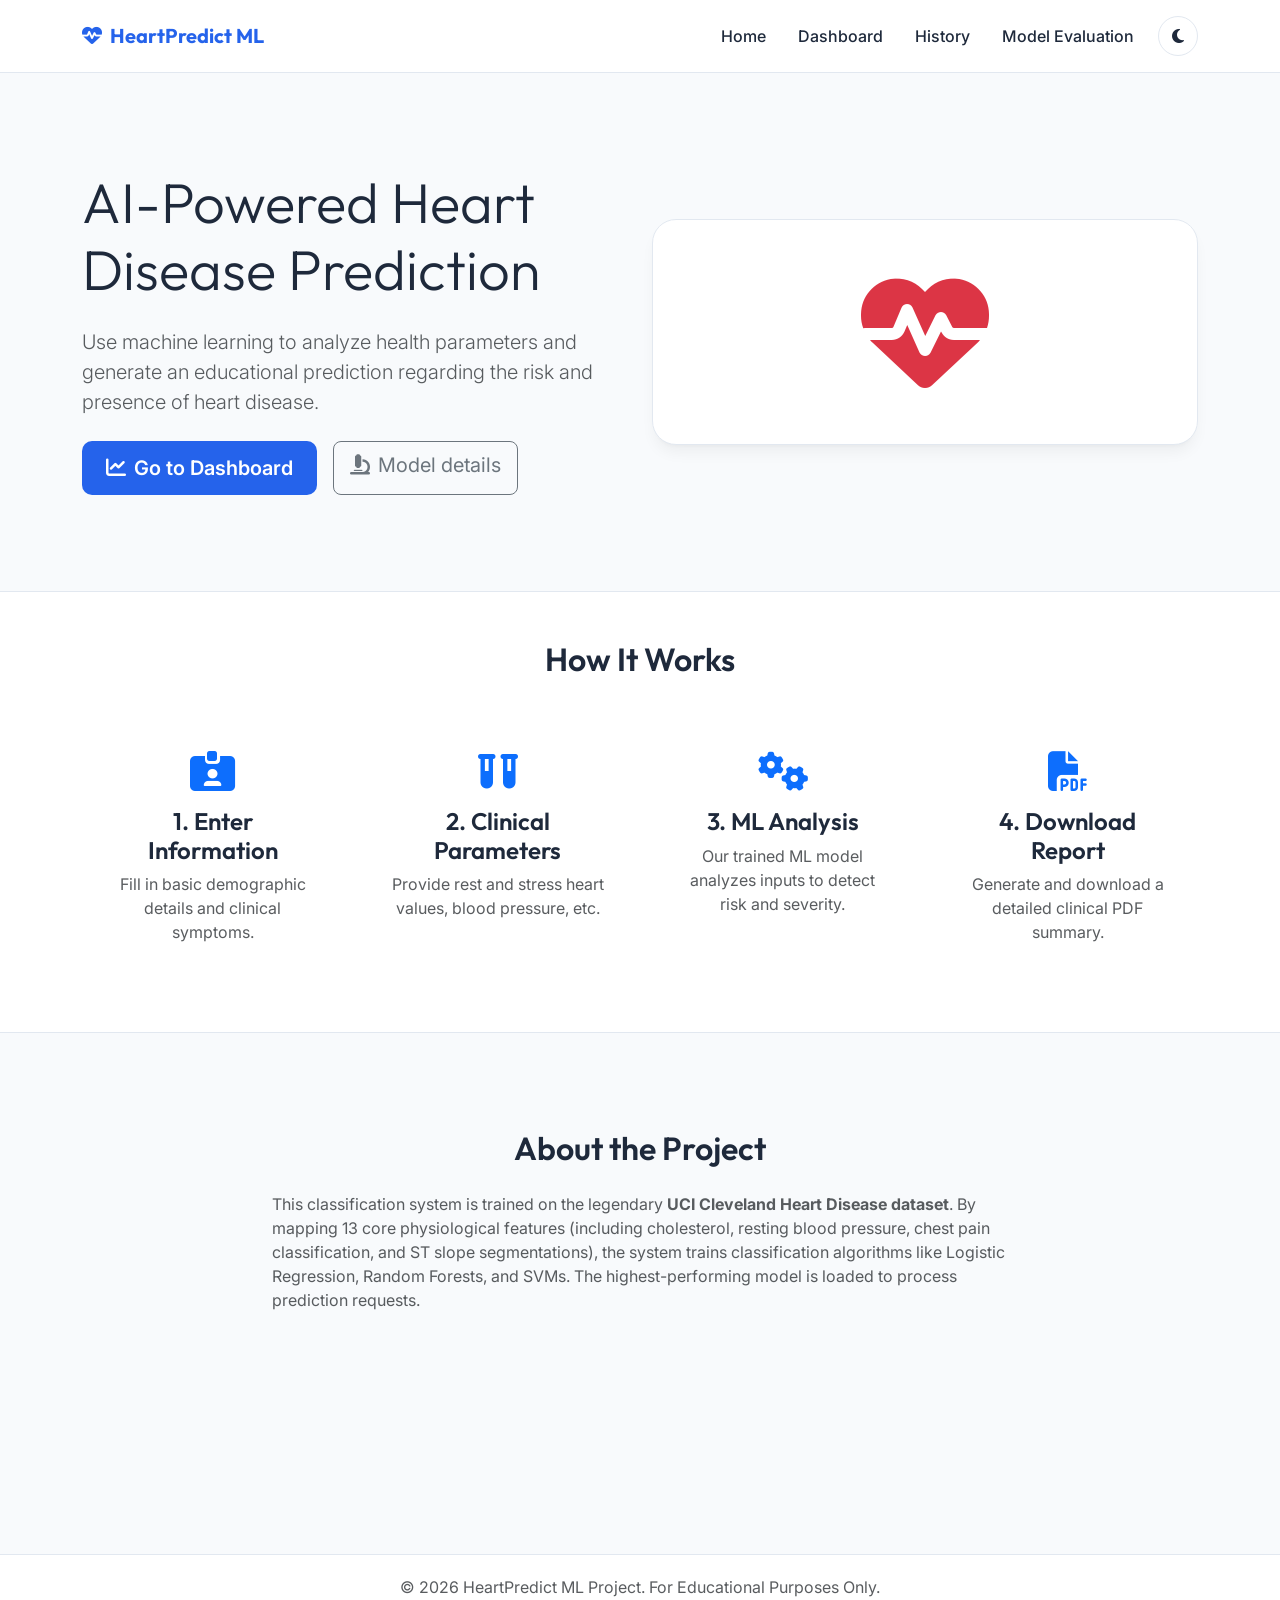
<file: frontend/index.html>
<!DOCTYPE html>
<html lang="en" data-theme="light">
<head>
    <meta charset="UTF-8">
    <meta name="viewport" content="width=device-width, initial-scale=1.0">
    <title>Heart Disease Prediction - Home</title>
    <!-- Bootstrap CSS -->
    <link href="https://cdn.jsdelivr.net/npm/bootstrap@5.3.0/dist/css/bootstrap.min.css" rel="stylesheet">
    <!-- FontAwesome for icons -->
    <link href="https://cdnjs.cloudflare.com/ajax/libs/font-awesome/6.4.0/css/all.min.css" rel="stylesheet">
    <link rel="stylesheet" href="css/style.css">
</head>
<body>

    <!-- Navbar -->
    <nav class="navbar navbar-expand-lg navbar-custom py-3">
        <div class="container">
            <a class="navbar-brand" href="/"><i class="fas fa-heartbeat me-2"></i>HeartPredict ML</a>
            <button class="navbar-toggler" type="button" data-bs-toggle="collapse" data-bs-target="#navbarNav">
                <span class="navbar-toggler-icon"></span>
            </button>
            <div class="collapse navbar-collapse" id="navbarNav">
                <ul class="navbar-nav ms-auto align-items-center">
                    <li class="nav-item"><a class="nav-link mx-2" href="/">Home</a></li>
                    <li class="nav-item"><a class="nav-link mx-2" href="/dashboard">Dashboard</a></li>
                    <li class="nav-item"><a class="nav-link mx-2" href="/history">History</a></li>
                    <li class="nav-item"><a class="nav-link mx-2" href="/evaluation">Model Evaluation</a></li>
                    <li class="nav-item ms-2">
                        <button class="theme-toggle-btn" id="theme-toggle">
                            <i id="theme-icon" class="fas fa-moon"></i>
                        </button>
                    </li>
                </ul>
            </div>
        </div>
    </nav>

    <!-- Hero Section -->
    <section class="container py-5 my-5 fade-in">
        <div class="row align-items-center">
            <div class="col-lg-6 mb-5 mb-lg-0">
                <h1 class="display-4 mb-4">AI-Powered Heart Disease Prediction</h1>
                <p class="lead text-muted mb-4">
                    Use machine learning to analyze health parameters and generate an educational prediction regarding the risk and presence of heart disease.
                </p>
                <div class="d-flex gap-3">
                    <a href="/dashboard" class="btn btn-primary-custom btn-lg"><i class="fas fa-chart-line me-2"></i>Go to Dashboard</a>
                    <a href="/evaluation" class="btn btn-outline-secondary btn-lg"><i class="fas fa-microscope me-2"></i>Model details</a>
                </div>
            </div>
            <div class="col-lg-6 text-center">
                <div class="p-5" style="background: var(--bg-card); border: 1px solid var(--border-color); border-radius: 24px; box-shadow: var(--shadow);">
                    <i class="fas fa-heartbeat text-danger" style="font-size: 8rem; animation: pulse 2s infinite;"></i>
                </div>
            </div>
        </div>
    </section>

    <!-- How It Works Section -->
    <section class="py-5" style="background-color: var(--bg-card); border-top: 1px solid var(--border-color); border-bottom: 1px solid var(--border-color);">
        <div class="container">
            <h2 class="text-center mb-5">How It Works</h2>
            <div class="row g-4 text-center">
                <div class="col-md-3">
                    <div class="p-4">
                        <i class="fas fa-id-card-alt text-primary mb-3" style="font-size: 2.5rem;"></i>
                        <h4>1. Enter Information</h4>
                        <p class="text-muted">Fill in basic demographic details and clinical symptoms.</p>
                    </div>
                </div>
                <div class="col-md-3">
                    <div class="p-4">
                        <i class="fas fa-vials text-primary mb-3" style="font-size: 2.5rem;"></i>
                        <h4>2. Clinical Parameters</h4>
                        <p class="text-muted">Provide rest and stress heart values, blood pressure, etc.</p>
                    </div>
                </div>
                <div class="col-md-3">
                    <div class="p-4">
                        <i class="fas fa-cogs text-primary mb-3" style="font-size: 2.5rem;"></i>
                        <h4>3. ML Analysis</h4>
                        <p class="text-muted">Our trained ML model analyzes inputs to detect risk and severity.</p>
                    </div>
                </div>
                <div class="col-md-3">
                    <div class="p-4">
                        <i class="fas fa-file-pdf text-primary mb-3" style="font-size: 2.5rem;"></i>
                        <h4>4. Download Report</h4>
                        <p class="text-muted">Generate and download a detailed clinical PDF summary.</p>
                    </div>
                </div>
            </div>
        </div>
    </section>

    <!-- About Section -->
    <section class="container py-5 my-5">
        <div class="row justify-content-center">
            <div class="col-lg-8">
                <h2 class="text-center mb-4">About the Project</h2>
                <p class="text-muted">
                    This classification system is trained on the legendary <strong>UCI Cleveland Heart Disease dataset</strong>. By mapping 13 core physiological features (including cholesterol, resting blood pressure, chest pain classification, and ST slope segmentations), the system trains classification algorithms like Logistic Regression, Random Forests, and SVMs. The highest-performing model is loaded to process prediction requests.
                </p>
                <div class="alert alert-warning mt-4 border-warning d-flex align-items-start gap-3" role="alert">
                    <i class="fas fa-info-circle fs-4 text-warning"></i>
                    <div>
                        <strong>Educational Screening Disclaimer:</strong> This application is for educational, research, and general screening purposes. It has not been clinically validated. It does not provide medical diagnoses, treatment paths, or professional clinical guidelines.
                    </div>
                </div>
            </div>
        </div>
    </section>

    <!-- Footer -->
    <footer>
        <div class="container text-center">
            <p class="mb-0 text-muted">&copy; 2026 HeartPredict ML Project. For Educational Purposes Only.</p>
        </div>
    </footer>

    <style>
        @keyframes pulse {
            0% { transform: scale(1); }
            50% { transform: scale(1.05); }
            100% { transform: scale(1); }
        }
    </style>

    <!-- JS -->
    <script src="https://cdn.jsdelivr.net/npm/bootstrap@5.3.0/dist/js/bootstrap.bundle.min.js"></script>
    <script src="js/theme.js"></script>
</body>
</html>
</file>
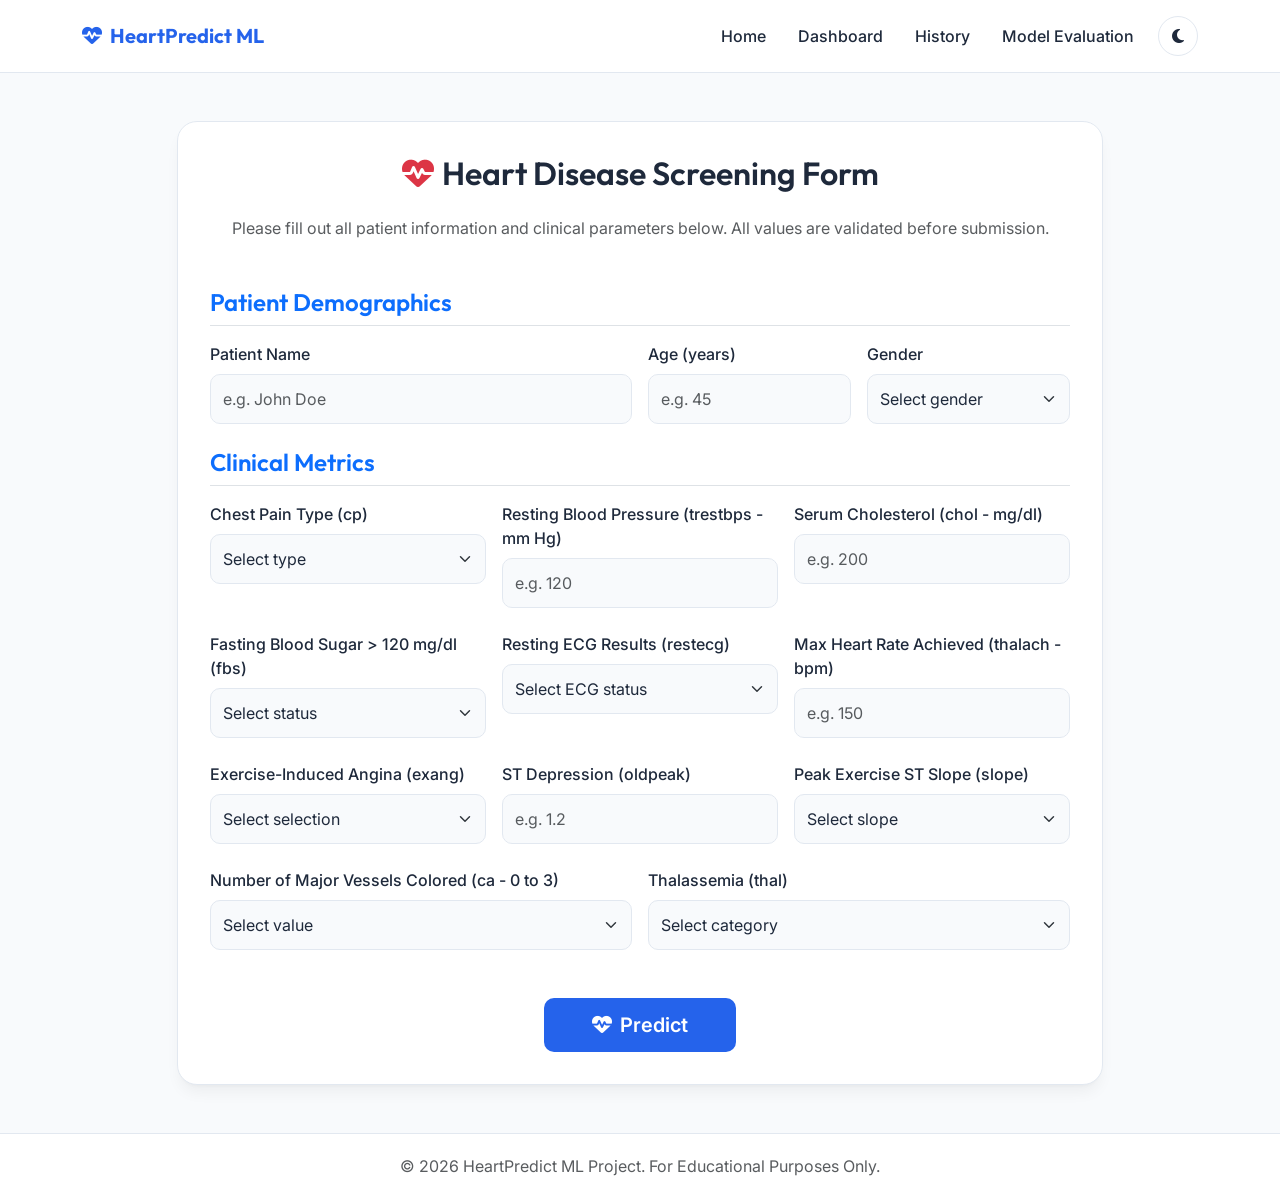
<file: frontend/prediction.html>
<!DOCTYPE html>
<html lang="en" data-theme="light">
<head>
    <meta charset="UTF-8">
    <meta name="viewport" content="width=device-width, initial-scale=1.0">
    <title>Heart Disease Prediction - Assessment Form</title>
    <!-- Bootstrap CSS -->
    <link href="https://cdn.jsdelivr.net/npm/bootstrap@5.3.0/dist/css/bootstrap.min.css" rel="stylesheet">
    <!-- FontAwesome for icons -->
    <link href="https://cdnjs.cloudflare.com/ajax/libs/font-awesome/6.4.0/css/all.min.css" rel="stylesheet">
    <link rel="stylesheet" href="css/style.css">
</head>
<body>

    <!-- Navbar -->
    <nav class="navbar navbar-expand-lg navbar-custom py-3">
        <div class="container">
            <a class="navbar-brand" href="/"><i class="fas fa-heartbeat me-2"></i>HeartPredict ML</a>
            <button class="navbar-toggler" type="button" data-bs-toggle="collapse" data-bs-target="#navbarNav">
                <span class="navbar-toggler-icon"></span>
            </button>
            <div class="collapse navbar-collapse" id="navbarNav">
                <ul class="navbar-nav ms-auto align-items-center">
                    <li class="nav-item"><a class="nav-link mx-2" href="/">Home</a></li>
                    <li class="nav-item"><a class="nav-link mx-2" href="/dashboard">Dashboard</a></li>
                    <li class="nav-item"><a class="nav-link mx-2" href="/history">History</a></li>
                    <li class="nav-item"><a class="nav-link mx-2" href="/evaluation">Model Evaluation</a></li>
                    <li class="nav-item ms-2">
                        <button class="theme-toggle-btn" id="theme-toggle">
                            <i id="theme-icon" class="fas fa-moon"></i>
                        </button>
                    </li>
                </ul>
            </div>
        </div>
    </nav>

    <!-- Content -->
    <div class="container py-5 fade-in">
        <div class="row justify-content-center">
            <div class="col-lg-10">
                <div class="form-card">
                    <h2 class="mb-4 text-center"><i class="fas fa-heartbeat text-danger me-2"></i>Heart Disease Screening Form</h2>
                    <p class="text-muted text-center mb-5">Please fill out all patient information and clinical parameters below. All values are validated before submission.</p>
                    
                    <form id="prediction-form" novalidate>
                        <!-- Section 1: Patient Information -->
                        <h4 class="mb-3 border-bottom pb-2 text-primary">Patient Demographics</h4>
                        <div class="row g-3 mb-4">
                            <div class="col-md-6">
                                <label for="patient_name" class="form-label">Patient Name</label>
                                <input type="text" class="form-control" id="patient_name" required placeholder="e.g. John Doe">
                                <div class="invalid-feedback">Please enter patient name.</div>
                            </div>
                            <div class="col-md-3">
                                <label for="age" class="form-label">Age (years)</label>
                                <input type="number" class="form-control" id="age" required min="1" max="120" placeholder="e.g. 45">
                                <div class="invalid-feedback">Enter age between 1 and 120.</div>
                            </div>
                            <div class="col-md-3">
                                <label for="gender" class="form-label">Gender</label>
                                <select class="form-select" id="gender" required>
                                    <option value="" disabled selected>Select gender</option>
                                    <option value="Male">Male</option>
                                    <option value="Female">Female</option>
                                </select>
                                <div class="invalid-feedback">Select patient gender.</div>
                            </div>
                        </div>

                        <!-- Section 2: Clinical Parameters -->
                        <h4 class="mb-3 border-bottom pb-2 text-primary">Clinical Metrics</h4>
                        <div class="row g-3 mb-4">
                            <div class="col-md-4">
                                <label for="cp" class="form-label">Chest Pain Type (cp)</label>
                                <select class="form-select" id="cp" required>
                                    <option value="" disabled selected>Select type</option>
                                    <option value="1">Typical Angina</option>
                                    <option value="2">Atypical Angina</option>
                                    <option value="3">Non-anginal Pain</option>
                                    <option value="4">Asymptomatic</option>
                                </select>
                                <div class="invalid-feedback">Select chest pain type.</div>
                            </div>
                            <div class="col-md-4">
                                <label for="trestbps" class="form-label">Resting Blood Pressure (trestbps - mm Hg)</label>
                                <input type="number" class="form-control" id="trestbps" required min="50" max="250" placeholder="e.g. 120">
                                <div class="invalid-feedback">Enter blood pressure (50 to 250).</div>
                            </div>
                            <div class="col-md-4">
                                <label for="chol" class="form-label">Serum Cholesterol (chol - mg/dl)</label>
                                <input type="number" class="form-control" id="chol" required min="80" max="600" placeholder="e.g. 200">
                                <div class="invalid-feedback">Enter cholesterol (80 to 600).</div>
                            </div>
                        </div>

                        <div class="row g-3 mb-4">
                            <div class="col-md-4">
                                <label for="fbs" class="form-label">Fasting Blood Sugar > 120 mg/dl (fbs)</label>
                                <select class="form-select" id="fbs" required>
                                    <option value="" disabled selected>Select status</option>
                                    <option value="0">False (<= 120 mg/dl)</option>
                                    <option value="1">True (> 120 mg/dl)</option>
                                </select>
                                <div class="invalid-feedback">Select sugar status.</div>
                            </div>
                            <div class="col-md-4">
                                <label for="restecg" class="form-label">Resting ECG Results (restecg)</label>
                                <select class="form-select" id="restecg" required>
                                    <option value="" disabled selected>Select ECG status</option>
                                    <option value="0">Normal</option>
                                    <option value="1">ST-T Wave Abnormality</option>
                                    <option value="2">Left Ventricular Hypertrophy</option>
                                </select>
                                <div class="invalid-feedback">Select resting ECG.</div>
                            </div>
                            <div class="col-md-4">
                                <label for="thalach" class="form-label">Max Heart Rate Achieved (thalach - bpm)</label>
                                <input type="number" class="form-control" id="thalach" required min="60" max="220" placeholder="e.g. 150">
                                <div class="invalid-feedback">Enter heart rate (60 to 220).</div>
                            </div>
                        </div>

                        <div class="row g-3 mb-4">
                            <div class="col-md-4">
                                <label for="exang" class="form-label">Exercise-Induced Angina (exang)</label>
                                <select class="form-select" id="exang" required>
                                    <option value="" disabled selected>Select selection</option>
                                    <option value="0">No</option>
                                    <option value="1">Yes</option>
                                </select>
                                <div class="invalid-feedback">Select exercise angina.</div>
                            </div>
                            <div class="col-md-4">
                                <label for="oldpeak" class="form-label">ST Depression (oldpeak)</label>
                                <input type="number" step="0.1" class="form-control" id="oldpeak" required min="0" max="10" placeholder="e.g. 1.2">
                                <div class="invalid-feedback">Enter ST depression (0 to 10).</div>
                            </div>
                            <div class="col-md-4">
                                <label for="slope" class="form-label">Peak Exercise ST Slope (slope)</label>
                                <select class="form-select" id="slope" required>
                                    <option value="" disabled selected>Select slope</option>
                                    <option value="1">Upsloping</option>
                                    <option value="2">Flat</option>
                                    <option value="3">Downsloping</option>
                                </select>
                                <div class="invalid-feedback">Select ST slope.</div>
                            </div>
                        </div>

                        <div class="row g-3 mb-4">
                            <div class="col-md-6">
                                <label for="ca" class="form-label">Number of Major Vessels Colored (ca - 0 to 3)</label>
                                <select class="form-select" id="ca" required>
                                    <option value="" disabled selected>Select value</option>
                                    <option value="0">0</option>
                                    <option value="1">1</option>
                                    <option value="2">2</option>
                                    <option value="3">3</option>
                                </select>
                                <div class="invalid-feedback">Select colored vessels.</div>
                            </div>
                            <div class="col-md-6">
                                <label for="thal" class="form-label">Thalassemia (thal)</label>
                                <select class="form-select" id="thal" required>
                                    <option value="" disabled selected>Select category</option>
                                    <option value="3">Normal</option>
                                    <option value="6">Fixed Defect</option>
                                    <option value="7">Reversable Defect</option>
                                </select>
                                <div class="invalid-feedback">Select Thalassemia class.</div>
                            </div>
                        </div>

                        <div class="text-center mt-5">
                            <button type="submit" class="btn btn-primary-custom btn-lg px-5" id="submit-btn">
                                <span id="btn-text"><i class="fas fa-heartbeat me-2"></i>Predict</span>
                                <span id="btn-loader" class="spinner-border spinner-border-sm d-none" role="status"></span>
                            </button>
                        </div>
                    </form>
                </div>
            </div>
        </div>
    </div>

    <!-- Footer -->
    <footer>
        <div class="container text-center">
            <p class="mb-0 text-muted">&copy; 2026 HeartPredict ML Project. For Educational Purposes Only.</p>
        </div>
    </footer>

    <!-- JS -->
    <script src="https://cdn.jsdelivr.net/npm/bootstrap@5.3.0/dist/js/bootstrap.bundle.min.js"></script>
    <script src="js/theme.js"></script>
    <script src="js/prediction.js"></script>
</body>
</html>
</file>
<file: frontend/css/style.css>
@import url('https://fonts.googleapis.com/css2?family=Inter:wght@300;400;500;600;700&family=Outfit:wght@400;500;600;700&display=swap');

:root {
    --primary: #2563eb;
    --primary-hover: #1d4ed8;
    --bg-body: #f8fafc;
    --bg-card: #ffffff;
    --text-main: #1e293b;
    --text-muted: #64748b;
    --border-color: #e2e8f0;
    --success: #16a34a;
    --danger: #dc2626;
    --shadow: 0 10px 15px -3px rgba(0, 0, 0, 0.05), 0 4px 6px -4px rgba(0, 0, 0, 0.05);
    --shadow-hover: 0 20px 25px -5px rgba(0, 0, 0, 0.1), 0 8px 10px -6px rgba(0, 0, 0, 0.1);
    --transition: all 0.25s ease-in-out;
    --font-heading: 'Outfit', sans-serif;
    --font-body: 'Inter', sans-serif;
}

[data-theme="dark"] {
    --bg-body: #0f172a;
    --bg-card: #1e293b;
    --text-main: #f8fafc;
    --text-muted: #94a3b8;
    --border-color: #334155;
    --shadow: 0 10px 15px -3px rgba(0, 0, 0, 0.3), 0 4px 6px -4px rgba(0, 0, 0, 0.3);
    --shadow-hover: 0 20px 25px -5px rgba(0, 0, 0, 0.4), 0 8px 10px -6px rgba(0, 0, 0, 0.4);
}

body {
    background-color: var(--bg-body);
    color: var(--text-main);
    font-family: var(--font-body);
    transition: var(--transition);
    min-height: 100vh;
    display: flex;
    flex-direction: column;
}

h1, h2, h3, h4, h5, h6 {
    font-family: var(--font-heading);
    color: var(--text-main);
    font-weight: 600;
}

/* Navbar Custom Styling */
.navbar-custom {
    background-color: var(--bg-card);
    border-bottom: 1px solid var(--border-color);
    transition: var(--transition);
}

.navbar-brand {
    font-family: var(--font-heading);
    font-weight: 700;
    color: var(--primary) !important;
}

.nav-link {
    color: var(--text-main) !important;
    font-weight: 500;
    transition: var(--transition);
}

.nav-link:hover {
    color: var(--primary) !important;
}

/* Dashboard Cards */
.metric-card {
    background: var(--bg-card);
    border: 1px solid var(--border-color);
    border-radius: 16px;
    padding: 24px;
    box-shadow: var(--shadow);
    transition: var(--transition);
}

.metric-card:hover {
    transform: translateY(-4px);
    box-shadow: var(--shadow-hover);
}

.metric-icon {
    font-size: 2rem;
    color: var(--primary);
    margin-bottom: 15px;
}

/* Light/Dark Mode Toggle Button */
.theme-toggle-btn {
    background: transparent;
    border: 1px solid var(--border-color);
    color: var(--text-main);
    border-radius: 50%;
    width: 40px;
    height: 40px;
    display: flex;
    align-items: center;
    justify-content: center;
    cursor: pointer;
    transition: var(--transition);
}

.theme-toggle-btn:hover {
    background-color: var(--border-color);
}

/* Forms styling */
.form-card {
    background: var(--bg-card);
    border: 1px solid var(--border-color);
    border-radius: 20px;
    box-shadow: var(--shadow);
    padding: 32px;
}

.form-label {
    font-weight: 500;
    color: var(--text-main);
}

.form-control, .form-select {
    background-color: var(--bg-body);
    border: 1px solid var(--border-color);
    color: var(--text-main);
    border-radius: 10px;
    padding: 12px;
    transition: var(--transition);
}

.form-control:focus, .form-select:focus {
    background-color: var(--bg-body);
    color: var(--text-main);
    border-color: var(--primary);
    box-shadow: 0 0 0 0.25rem rgba(37, 99, 235, 0.15);
}

/* Custom buttons */
.btn-primary-custom {
    background-color: var(--primary);
    border: none;
    color: white;
    padding: 12px 24px;
    border-radius: 10px;
    font-weight: 600;
    transition: var(--transition);
}

.btn-primary-custom:hover {
    background-color: var(--primary-hover);
    transform: translateY(-1px);
}

/* Footer styling */
footer {
    background-color: var(--bg-card);
    border-top: 1px solid var(--border-color);
    padding: 20px 0;
    margin-top: auto;
    transition: var(--transition);
}

/* Result Screen specific styling */
.result-box {
    border-radius: 16px;
    padding: 24px;
    margin-bottom: 20px;
    text-align: center;
}

.result-box.detected {
    background-color: rgba(220, 38, 38, 0.1);
    border: 2px solid var(--danger);
    color: var(--danger);
}

.result-box.no-disease {
    background-color: rgba(22, 163, 74, 0.1);
    border: 2px solid var(--success);
    color: var(--success);
}

.result-score {
    font-size: 3rem;
    font-weight: 700;
    font-family: var(--font-heading);
}

/* Table styling */
.table-custom {
    color: var(--text-main);
}

.table-custom th {
    font-weight: 600;
    color: var(--text-muted);
    border-bottom: 2px solid var(--border-color);
}

.table-custom td {
    border-bottom: 1px solid var(--border-color);
}

/* Animations */
@keyframes fadeIn {
    from { opacity: 0; transform: translateY(10px); }
    to { opacity: 1; transform: translateY(0); }
}

.fade-in {
    animation: fadeIn 0.4s ease-out forwards;
}
</file>
